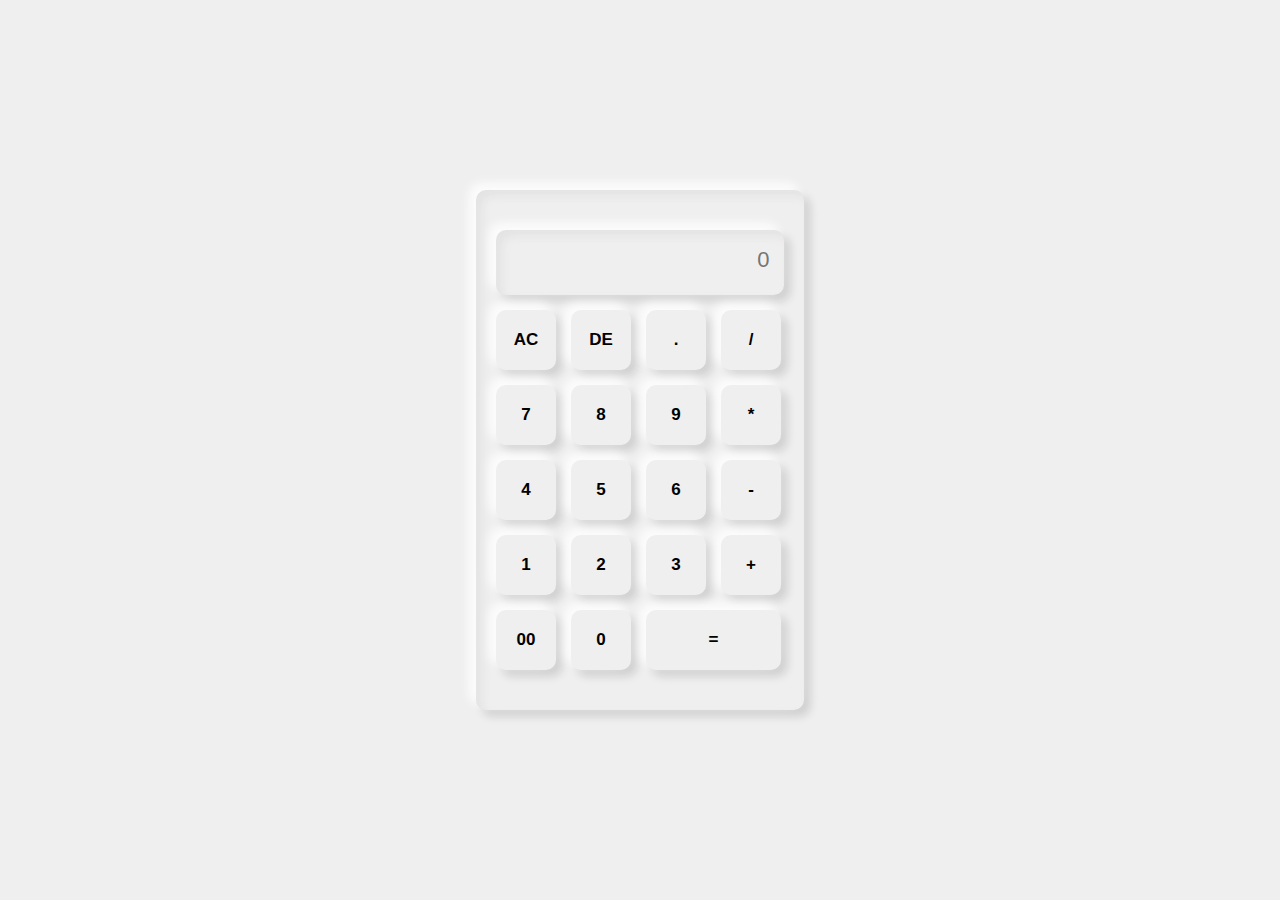
<file: Calculator/index.html>
<!DOCTYPE html>
<html lang="en">
<head>
    <meta charset="UTF-8">
    <meta name="viewport" content="width=device-width, initial-scale=1.0">
    <title>CALCULATOR</title>
    <style>
        *{
            padding: 0;
            margin: 0;
        }
        body{
            background-color: #efefef;
            height: 100vh;
            display: flex;
            justify-content: center;
            align-items: center;
        }
        .container{
            color: #444;
            background: transparent;
            
            padding: 40px 20px;
            border-radius: 10px;
            
            box-shadow: -6px -6px 14px rgba(255, 255, 255, 0.7),
                        -6px -6px 10px rgba(255, 255, 255, 0.559),
                         6px  6px  8px rgba(255, 255, 255, 0.07),
                         6px  6px  10px rgba(0, 0, 0, 0.15),
                         6px  6px  10px rgba(159, 159, 159, 0.15) inset
                        ;
        }
        .numberpad{
            /* border-top: 1px solid rgba(100, 100, 100, 0.315); */
            display: grid;
            grid-template-columns: repeat(4,60px);
            grid-template-rows: repeat(5,60px);
            gap: 15px;
            padding-top: 15px;
            
        }
        .numberpad button{
            font-size: 17px;
            font-weight: 700;
            border-radius: 10px;
            border: none;
            box-shadow: -6px -6px 14px rgba(255, 255, 255, 0.7),
                        -6px -6px 10px rgba(255, 255, 255, 0.559),
                         6px  6px  8px rgba(255, 255, 255, 0.07),
                         6px  6px  10px rgba(0, 0, 0, 0.15);
            
        }

        .numberpad button:active{
            box-shadow: -6px -6px 14px rgba(255, 255, 255, 0.7) inset,
                        -6px -6px 10px rgba(255, 255, 255, 0.559),
                         6px  6px  8px rgba(255, 255, 255, 0.07) inset,
                         6px  6px  10px rgba(0, 0, 0, 0.15),
                         6px  6px  15px rgba(159, 159, 159, 0.15) inset
                        ;
        }

        .input{
            /* text-align: end; */
            /* padding: 2px; */
            border-radius: 10px;
            box-shadow: -6px -6px 14px rgba(255, 255, 255, 0.7),
                        -6px -6px 10px rgba(255, 255, 255, 0.559),
                         6px  6px  8px rgba(255, 255, 255, 0.07),
                         6px  6px  10px rgba(0, 0, 0, 0.15),
                         6px  6px  10px rgba(159, 159, 159, 0.15) inset
                        ;
            width: 100%;
            padding-bottom: 5px;
        }
        .input input{
            /* margin: 3px; */
            width: 95%;
            height: 60px;
            border: none;
            outline: none;
            font-size: 22px;
            text-align: end;
            background: transparent;

        }
       
        #numequal{
        width: 135px;
        }

    </style>
</head>
<body>
    <div class="container">
        <div class="input">
            <input type="text" id="display" name="result" value="" placeholder="0">
        </div>
        <div class="numberpad">
            <button id="clear" value="AC" onclick="display.value=''">AC</button>
            <button id="delete" value="DE">DE</button>
            <button id="num-1" value="." onclick="display.value +='.' ">.</button>
            <button id="num-1" value="/" onclick="display.value +='/'">/</button>
            <button id="num-1" value="7" onclick="display.value +='7'">7</button>
            <button id="num-1" value="8" onclick="display.value +='8'">8</button>
            <button id="num-1" value="9" onclick="display.value +='9'">9</button>
            <button id="num-1" value="*" onclick="display.value +='*'">*</button>

            <button id="num-1" value="4" onclick="display.value +='4'">4</button>
            <button id="num-1" value="5" onclick="display.value +='5'">5</button>
            <button id="num-1" value="6" onclick="display.value +='6'">6</button>
            <button id="num-1" value="-" onclick="display.value +='-'">-</button>
            <button id="num-1" value="1" onclick="display.value +='1' ">1</button>
            <button id="num-1" value="2" onclick="display.value +='2'">2</button>
            <button id="num-1" value="3" onclick="display.value +='3'">3</button>
            <button id="num-1" value="+" onclick="display.value +='+'">+</button>
            <button id="num-1" value="00" onclick="display.value +='00'">00</button>
            <button id="num-1" value="0" onclick="display.value +='0'">0</button>
            <button id="numequal" value="=" >=</button>
        </div>


    </div>
    

    <script src="script.js"></script>
</body>
</html>
</file>
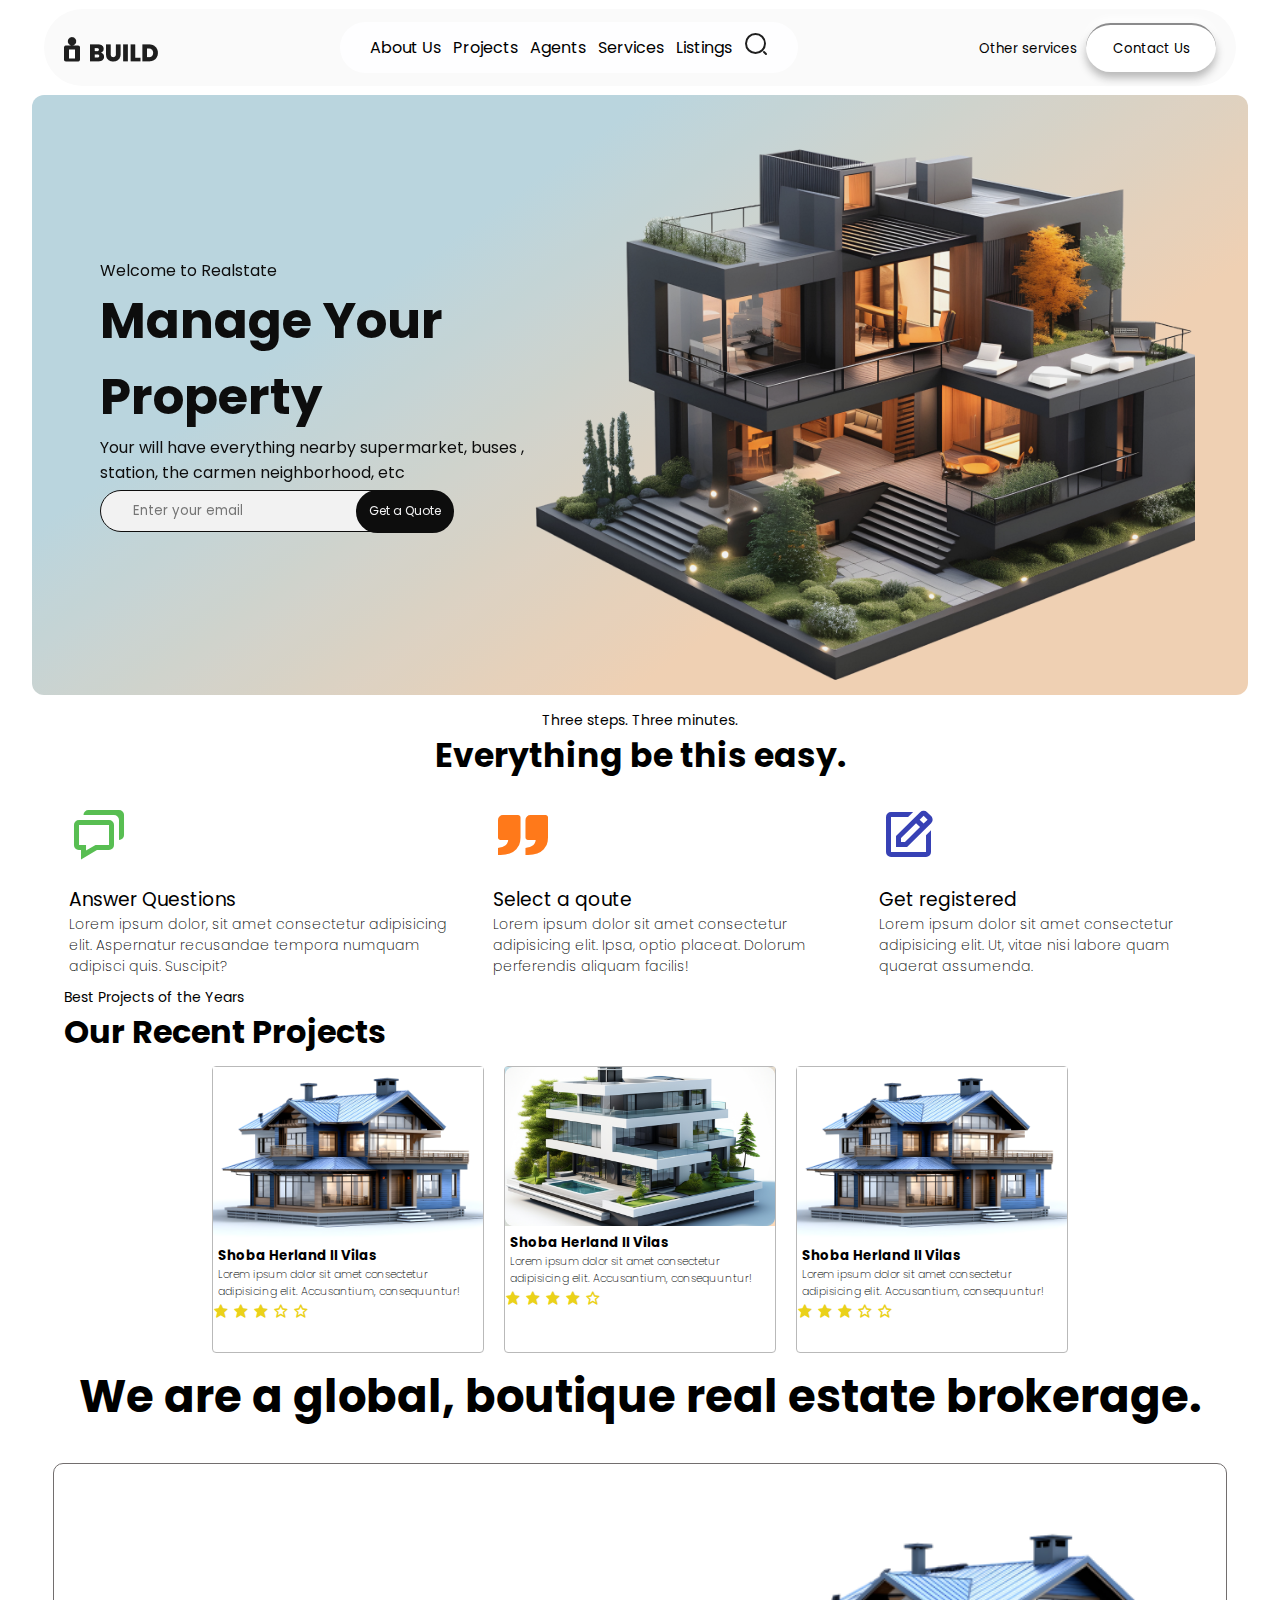
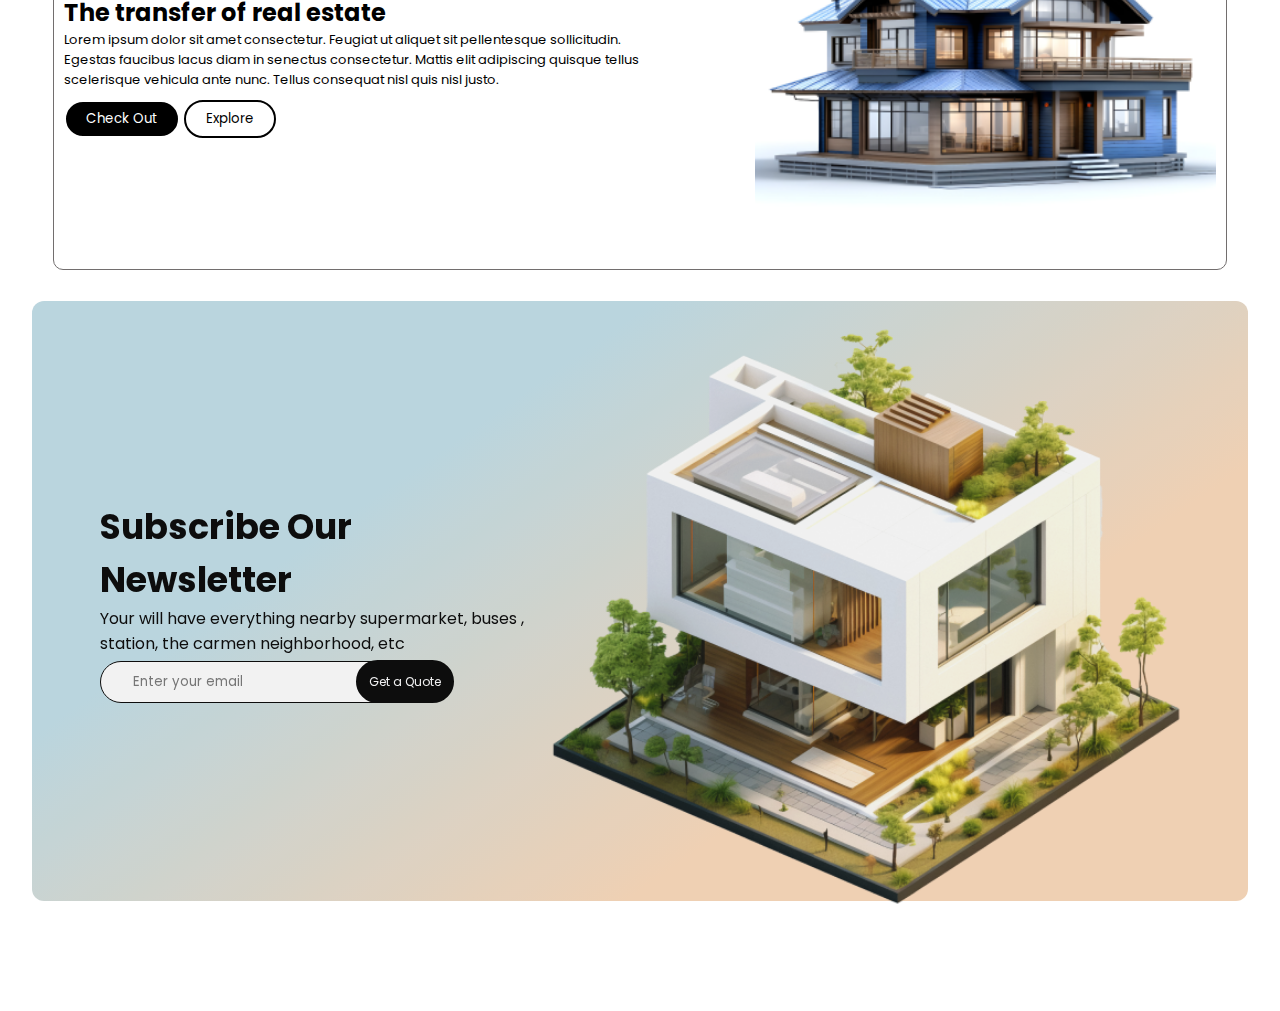
<file: REAL ESTATE/index.html>
<!DOCTYPE html>
<html lang="en">
<head>
    <meta charset="UTF-8">
    <meta name="viewport" content="width=device-width, initial-scale=1.0">
    <title>REAL ESTATE</title>
    <link rel="stylesheet" href="style.css">
    <link href='https://unpkg.com/boxicons@2.1.4/css/boxicons.min.css' rel='stylesheet'>
</head>
<body>
    <header>
        <div class="header-container">
            <img src="Logo.png" alt="">
            <div class="navbar">
                <ul>
                    <li>About Us</li>
                    <li>Projects</li>
                    <li>Agents</li>
                    <li>Services</li>
                    <li>Listings</li>
                    <li><img src="search-normal.svg" alt=""></li>
                </ul>
            </div>
            <div class="buttons">
                <button class="btns btn1" ><a href="">Other services</a></button>
                <button class="btns btn2" ><a href="">Contact Us</a></button>
            </div>
        </div>
    </header>
    <main>
        <div class="main-container">
            <div class="main-left">
                <p>Welcome to Realstate</p>
                <h1>Manage Your Property</h1>
                <p>Your will have everything nearby supermarket, buses , station, the carmen neighborhood, etc</p>
                <div class="input-register">
                    <input type="text" placeholder="Enter your email">
                    <button>Get a Quote</button>
                </div>
            </div>

            <div class="main-right">
                <div class="main-image">
                    <img src="Group 2.png" alt="">
                </div>
            </div>    
        </div>
    </main>
    <section>
        <p>Three steps. Three minutes.</p>
        <h1>Everything be this easy.</h1>
    </section>
    <div class="help-section-main">
        <div class="help-section">
            <div class=" help-info-card help-section-first">
                <div class="help-icon"><i class='bx bx-chat' style='color:#58be52'  ></i></div>
                <h3>Answer Questions</h3>
                <p>Lorem ipsum dolor, sit amet consectetur adipisicing elit. Aspernatur recusandae tempora numquam adipisci quis. Suscipit?</p>
            </div>
            <div class=" help-info-card help-section-second">
                <div class="help-icon"><i class='bx bxs-quote-right' style='color:#ff791a'  ></i></div>
                <h3>Select a qoute</h3>
                <p>Lorem ipsum dolor sit amet consectetur adipisicing elit. Ipsa, optio placeat. Dolorum perferendis aliquam facilis!</p>
            </div>
            <div class=" help-info-card help-section-third">
                <div class="help-icon"><i class='bx bx-edit' style='color:#3741b5'  ></i></div>
                <h3>Get registered</h3>
                <p>Lorem ipsum dolor sit amet consectetur adipisicing elit. Ut, vitae nisi labore quam quaerat assumenda.</p>
            </div>
        </div>
    </div>
    <div class="project-head">
        <p>Best Projects of the Years</p>
        <h1>Our Recent Projects</h1>
    </div>
    <div class="project-section">
        <div class="project-card card1">
            <img src="hosue1.png" alt="">
            <h5>Shoba Herland II Vilas</h5>
            <p>Lorem ipsum dolor sit amet consectetur adipisicing elit. Accusantium, consequuntur!</p>
            <i class='bx bxs-star' style='color:#ead11a'  ></i>
            <i class='bx bxs-star' style='color:#ead11a'  ></i>
            <i class='bx bxs-star' style='color:#ead11a'  ></i>
            <i class='bx bx-star' style='color:#ead11a' ></i>
            <i class='bx bx-star' style='color:#ead11a' ></i>
        </div>
        <div class="project-card card2">
            <img src="house2.png" alt="">
            <h5>Shoba Herland II Vilas</h5>
            <p>Lorem ipsum dolor sit amet consectetur adipisicing elit. Accusantium, consequuntur!</p>
            <i class='bx bxs-star' style='color:#ead11a'  ></i>
            <i class='bx bxs-star' style='color:#ead11a'  ></i>
            <i class='bx bxs-star' style='color:#ead11a'  ></i>
            <i class='bx bxs-star' style='color:#ead11a'  ></i>
            <i class='bx bx-star' style='color:#ead11a' ></i>
        </div>
        <div class="project-card card3">
            <img src="hosue1.png" alt="">
            <h5>Shoba Herland II Vilas</h5>
            <p>Lorem ipsum dolor sit amet consectetur adipisicing elit. Accusantium, consequuntur!</p>
            <i class='bx bxs-star' style='color:#ead11a'  ></i>
            <i class='bx bxs-star' style='color:#ead11a'  ></i>
            <i class='bx bxs-star' style='color:#ead11a'  ></i>
            <i class='bx bx-star' style='color:#ead11a' ></i>
            <i class='bx bx-star' style='color:#ead11a' ></i>
        </div>
    </div>
    <div class="advertisement-head">
        <h1>We are a global, boutique real estate brokerage.</h1>
    </div>
    <div class="advertisement">
        <div class="add-container">
            <div class="add-left">
                <h2>The transfer of real estate</h2>
                <p>Lorem ipsum dolor sit amet consectetur. Feugiat ut aliquet sit pellentesque sollicitudin. Egestas faucibus lacus diam in senectus consectetur. Mattis elit adipiscing quisque tellus scelerisque vehicula ante nunc. Tellus consequat nisl quis nisl justo.</p>
                <button class="add-btn add-btn1" >Check Out</button>
                <button class="add-btn add-btn2" >Explore</button>
            </div>
            <div class="add-right">
                <div class="right-img">
                <img src="hosue1.png" alt="">
            </div>
            </div>
        </div>
    </div>
    <div class="footer">
    <div class="main-container">
        <div class="main-left">
            
            <h1 style="font-size: 35px;">Subscribe Our Newsletter</h1>
            <p>Your will have everything nearby supermarket, buses , station, the carmen neighborhood, etc</p>
            <div class="input-register">
                <input type="text" placeholder="Enter your email">
                <button>Get a Quote</button>
            </div>
        </div>

        <div class="main-right">
            <div class="main-image">
                <img src="house3.png" alt="">
            </div>
        </div> 
    </div>
</div>
    <footer></footer>
</body>
</html>
</file>
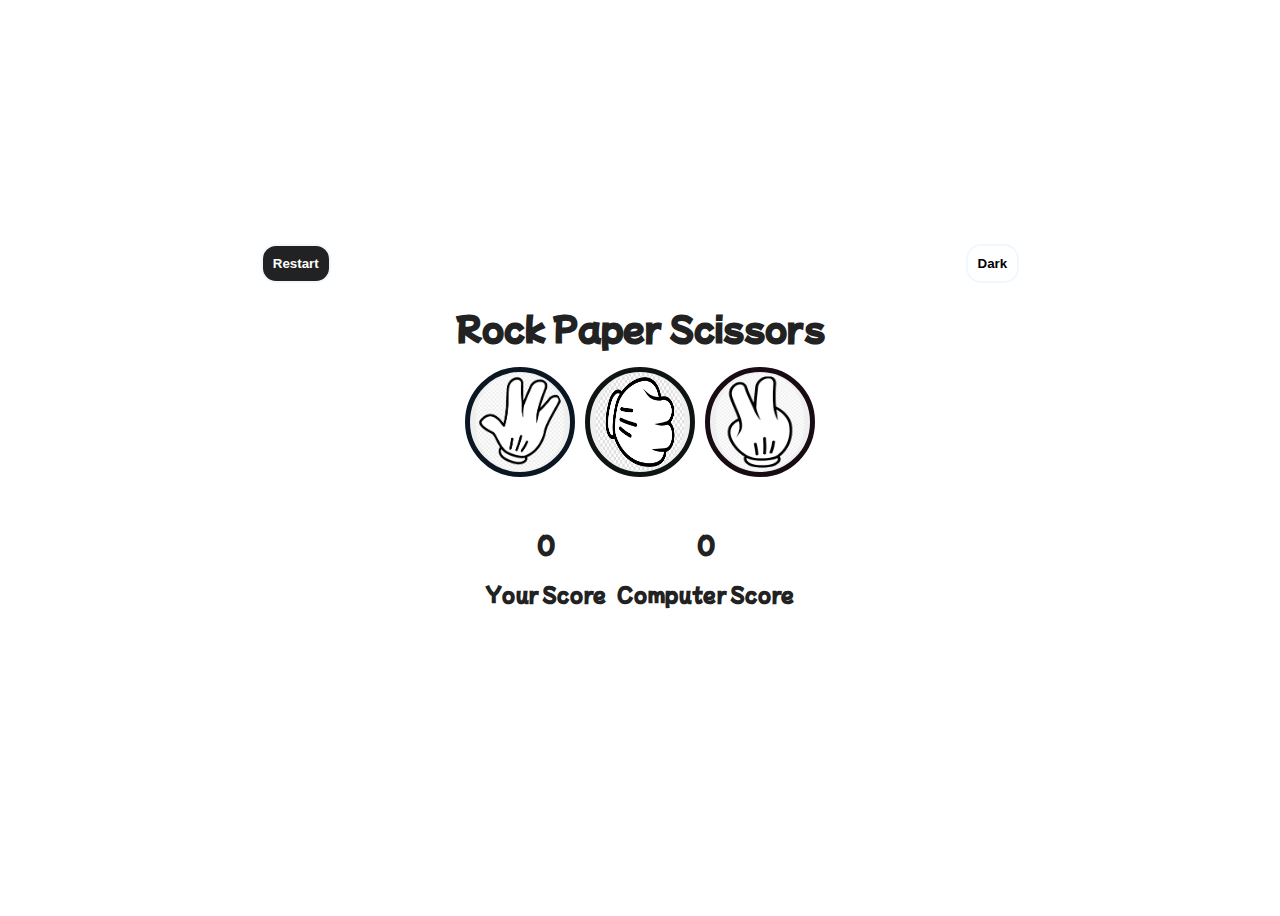
<file: Rock Papers Scissors/index.html>
<!DOCTYPE html>
<html lang="en">
<head>
    <meta charset="UTF-8">
    <meta name="viewport" content="width=device-width, initial-scale=1.0">
    <title>Rock Paper Scissors</title>
    <style>
        @import url('https://fonts.googleapis.com/css2?family=Mochiy+Pop+One&display=swap');

        body{
            /* background-color: #101415; */
            color: #222;
            font-family: 'Mochiy Pop One', sans-serif;

        }
        .game{
            height: 100vh;
            display: flex;
            justify-content: center;
            align-items: center;
            flex-direction: column;
        }
        .game-icons{
            display: flex;
            gap: 20px;
        }
        .game-icons button{
            width: 100px;
            height: 100px;
            border-radius: 100px;
            border: none;
            /* background-color: rgb(68, 65, 65); */
            
        }
        
        .game-icons button img{
            width: 100%;
            height: 100%;
            border-radius: 50px;

        }
        .score{
            margin: 30px 0;
        }
        .score {
           display: flex;
           gap: 10px;
           text-align: center;
        }
        .result{
            font-size: 30px;
            font-weight: 700;
            /* background-color: #000000; */
            color: rgb(35, 35, 35);
            border-radius: 20px;
            padding: 8px 10px;

        }
        nav{
            width: 60%;
            display: flex;
            justify-content: space-between;
        }
        nav button{
            background: transparent;
            border: 2px solid aliceblue;
            border-radius: 15px;
            font-weight: 700;
            padding: 10px;
        }
        
    </style>
</head>
<body>
    <div class="game">
        <nav>
            <button id="restart" style="background-color: #222; color: white;">Restart</button>
            <button id="theme">Dark</button>
        </nav>
        <header><h1>Rock Paper Scissors</h1></header>
        <div class="game-icons">
            <div class="btn"><button style="outline: 5px solid #0b1623;" id="paper"><img src="paper.png" alt=""></button></div>
            <div class="btn"><button style="outline: 5px solid #0e1514;" id="rock"><img src="stone.png" alt=""></button></div>
            <div class="btn"><button style="outline: 5px solid #190b14;" id="scissor"><img src="scissor.png" alt=""></button></div>
        </div>
        <div class="score">
         <div >
            <h2 id="my-score"></h2>
            <h3>Your Score</h3>
         </div>
         <div >
            <h2 id="comp-score"></h2>
            <h3>Computer Score</h3>
         </div>
        </div>
        <div class="result"></div>
    </div>
    <script src="script.js"></script>
</body>
</html>
</file>
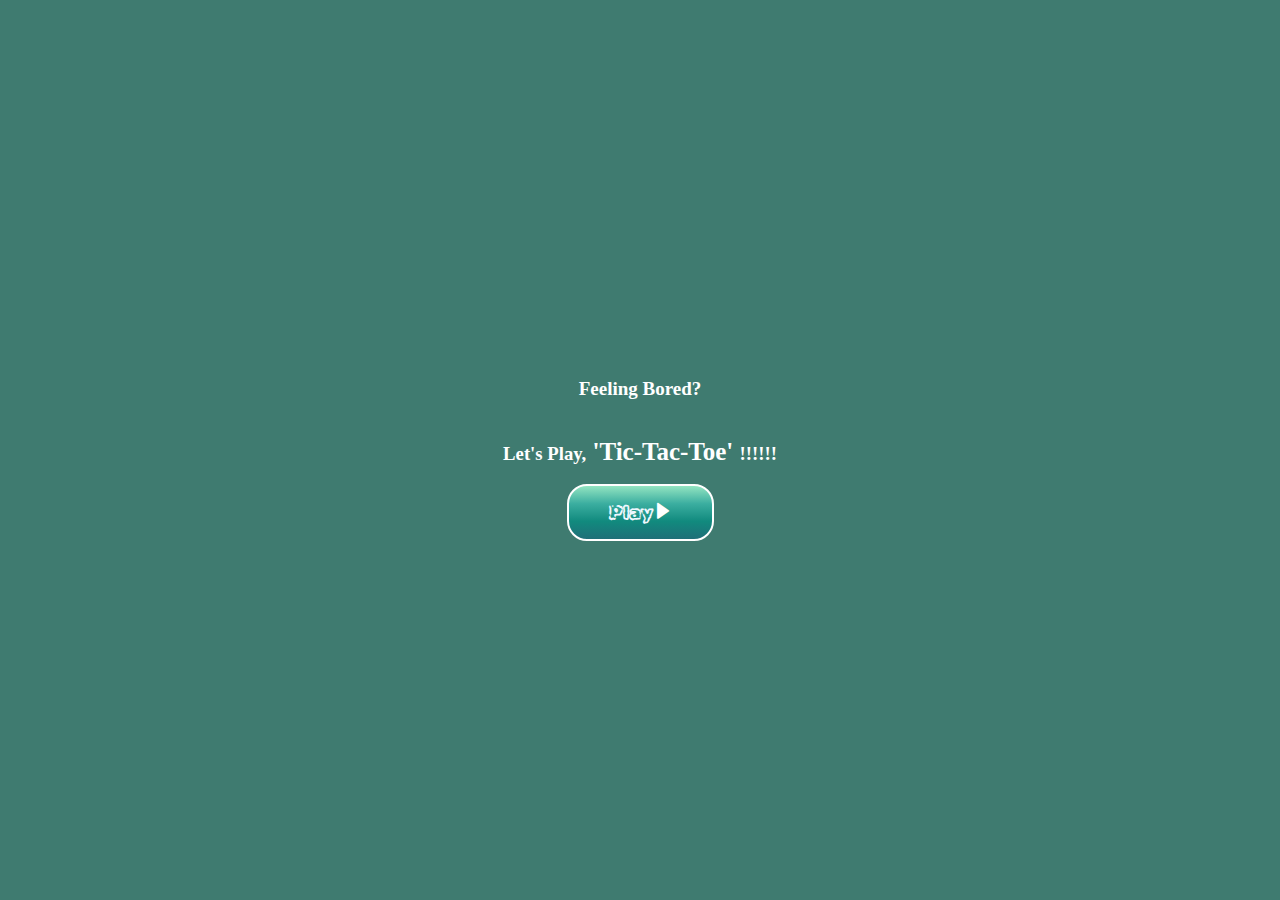
<file: TICTACTOE/index.html>
<!DOCTYPE html>
<html lang="en">
<head>
    <meta charset="UTF-8">
    <meta name="viewport" content="width=device-width, initial-scale=1.0">
    <title>Document</title>
    <link href='https://unpkg.com/boxicons@2.1.4/css/boxicons.min.css' rel='stylesheet'>
    <link rel="preconnect" href="https://fonts.googleapis.com">
<link rel="preconnect" href="https://fonts.gstatic.com" crossorigin>
<link href="https://fonts.googleapis.com/css2?family=Rubik+Burned&display=swap" rel="stylesheet">
    <style>
        @import url('https://fonts.googleapis.com/css2?family=Mochiy+Pop+One&display=swap');
        body{
            margin: 0;
            padding: 0;
            /* background-color: linear-gradient(#93e4c1,#3baea0,#118a7e,#1f6f78); */
            background-color: #3f7b70;
        }
        .game{
            height: 100vh;
            display: flex;
            flex-direction: column;
            justify-content: center;
            align-items: center;
        }
        .container{
            /* height: 50%; */
            margin: 20px 0;
            display: grid;  
            grid-template-columns: 100px 100px 100px;          
            grid-template-rows: 100px 100px 100px;          
            gap: 10px;
            
        }
        header h1{
            color: #113c4a;
            color: white;
            -webkit-text-stroke: 2px  ;
            -webkit-text-stroke-color: #113c4a;
            font-family: 'Mochiy Pop One', sans-serif;
        }
        .box{
            padding: 10px;
            background-color: #ffffff;
            border-radius: 10px;
            height: 100px;
            width: 100px;
            border: none;
            /* border: 2px solid rgba(0, 62, 52, 0.844); */
            /* color: #dddddd; */
            display: flex;
            justify-content: center;
            align-items: center;
            font-size: 70px;
            color: #113c4a ;
        }
       
        #game-result{ 
            padding: 10px 25px;
            background-color: white;
            text-align: center;
            font-size: 18px;
            font-weight: 800;
            color: #113c4a;
        }
        .btns{
            display: flex;
            justify-content: center;
            align-items: center;
            flex-direction: column;
        }
        #newgame-btn,#back,#reset-btn{
            margin: 5px;
            padding: 10px 25px;
            border-radius: 10px;
            background: transparent;
            color: white;
            font-weight: 900;
            font-size: large;
            font-family: 'Rubik Burned', system-ui;
        }
        .game-hide{
            display: none;
            
        }
        .start{
            display: flex;
            flex-direction: column;
            /* margin: 5px 0; */
            height: 100vh;
            justify-content: center;
            align-items: center;
            color: rgb(255, 255, 255);

        }
        .start #startgame{
            font-size: larger;
            padding: 15px 40px;
            border-radius: 20px;
            color: aliceblue;
            border: 2px solid white;
            background: linear-gradient(#93e4c1,#3baea0,#118a7e,#1f6f78);
        }
    </style>
</head>
<body>
<div class="start">
    <h3 style="font-size: 19px; ">Feeling Bored?</h3>
    <h3>Let's Play,<b style="font-size: 25px;"> 'Tic-Tac-Toe' </b>!!!!!!</h3>
    <div>
    <button id="startgame" style="font-family: 'Rubik Burned', system-ui; font-weight: 900;">Play<i class='bx bxs-right-arrow' style='color:#ffffff' ></i></button>
    </div>
</div>
<div class="game game-hide" >
    <div id="game-result"></div>
    <header> <h1>|| Tic Tac Toe ||</h1></header>
    <div class="container">
        <button class="box box1"></button>
        <button class="box box2"></button>
        <button class="box box3"></button>
        <button class="box box4"></button>
        <button class="box box5"></button>
        <button class="box box6"></button>
        <button class="box box7"></button>
        <button class="box box8"></button>
        <button class="box box9"></button>
    </div>
    <div class="btns">
        <button id="reset-btn">Reset</button>
        <button id="newgame-btn">New Game</button>
        <button id="back"><i class='bx bxs-left-arrow' style='color:#ffffff; font-size: 18px;'  ></i>Back</button>

    </div>
</div>
<script src="script.js"></script>
</body>
</html>
</file>
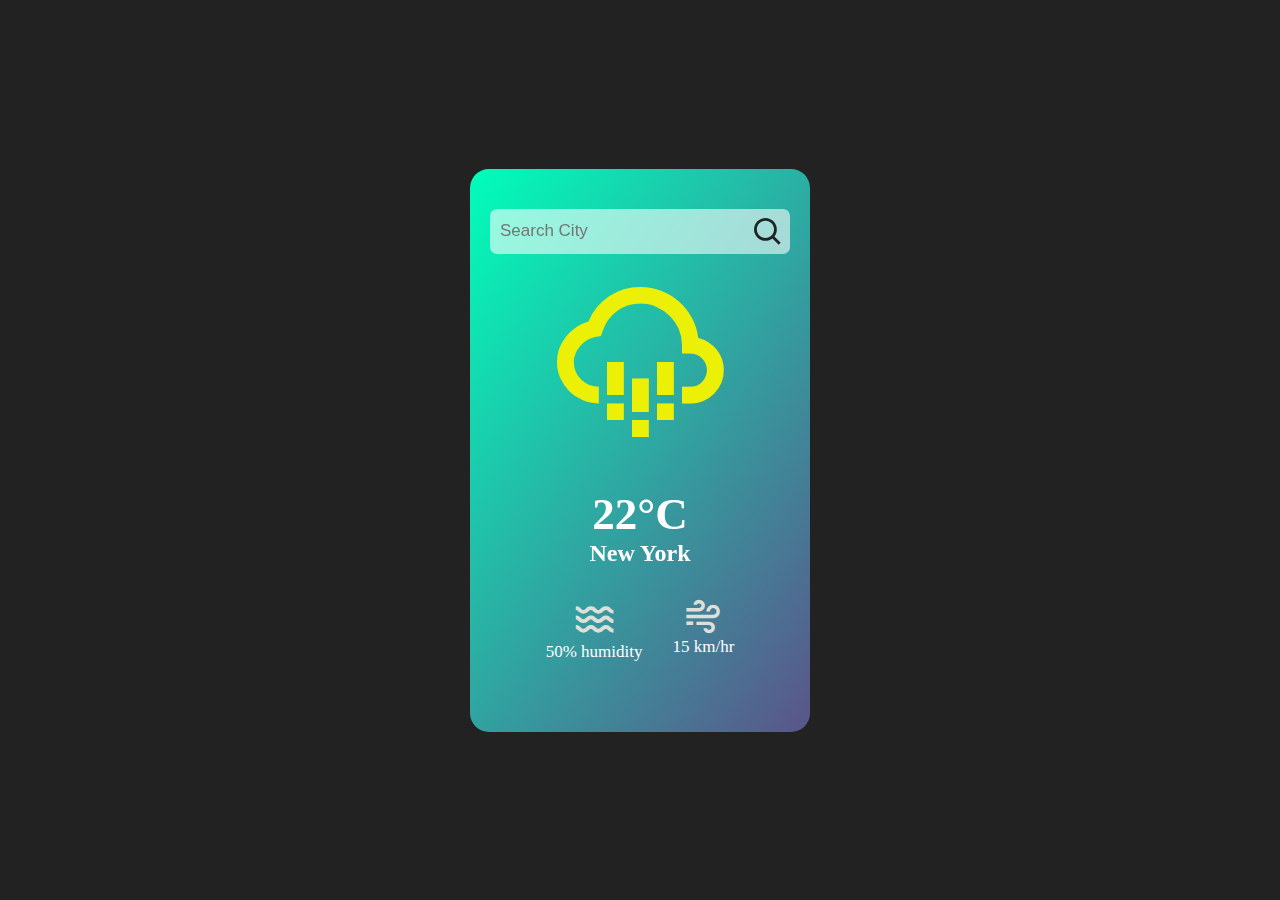
<file: Weather Forecast/index.html>
<!DOCTYPE html>
<html lang="en">

<head>
    <meta charset="UTF-8">
    <meta name="viewport" content="width=device-width, initial-scale=1.0">
    <title>Weather App</title>
    <link rel="stylesheet" href="weather.css">
    <link href='https://unpkg.com/boxicons@2.1.4/css/boxicons.min.css' rel='stylesheet'>
    <style>
        
    </style>

</head>

<body>
    <div class="container">
        <div class="search">
            <input type="text" id="search-city" placeholder="Search City" spellcheck="false">
            <button id="search-btn"><i class='bx bx-search'></i></button>
        </div>
        <div class="weather">
            <div class="back-image weather-icon"><i class='bx bx-cloud-light-rain icons' style='color:#ebf006'></i></div>
            <h1 class="temperature">22°C</h1>
            <h2 class="city">New York</h2>
        </div>
        <div class="details">
            <div class="col">
                <i class='bx bx-water' style='color:#dedfda; font-size: 45px;'></i>
                <p class="humidity">50% humidity</p>
            </div>
            <div class="col">
                <i class='bx bx-wind' style='color:#dedfda;font-size: 40px;'></i>
                <div class="wind-speed">15 km/hr</div>
            </div>
        </div>
    </div>
   

    <script src="weatherapi.js"></script>
</body>
</html>
</file>
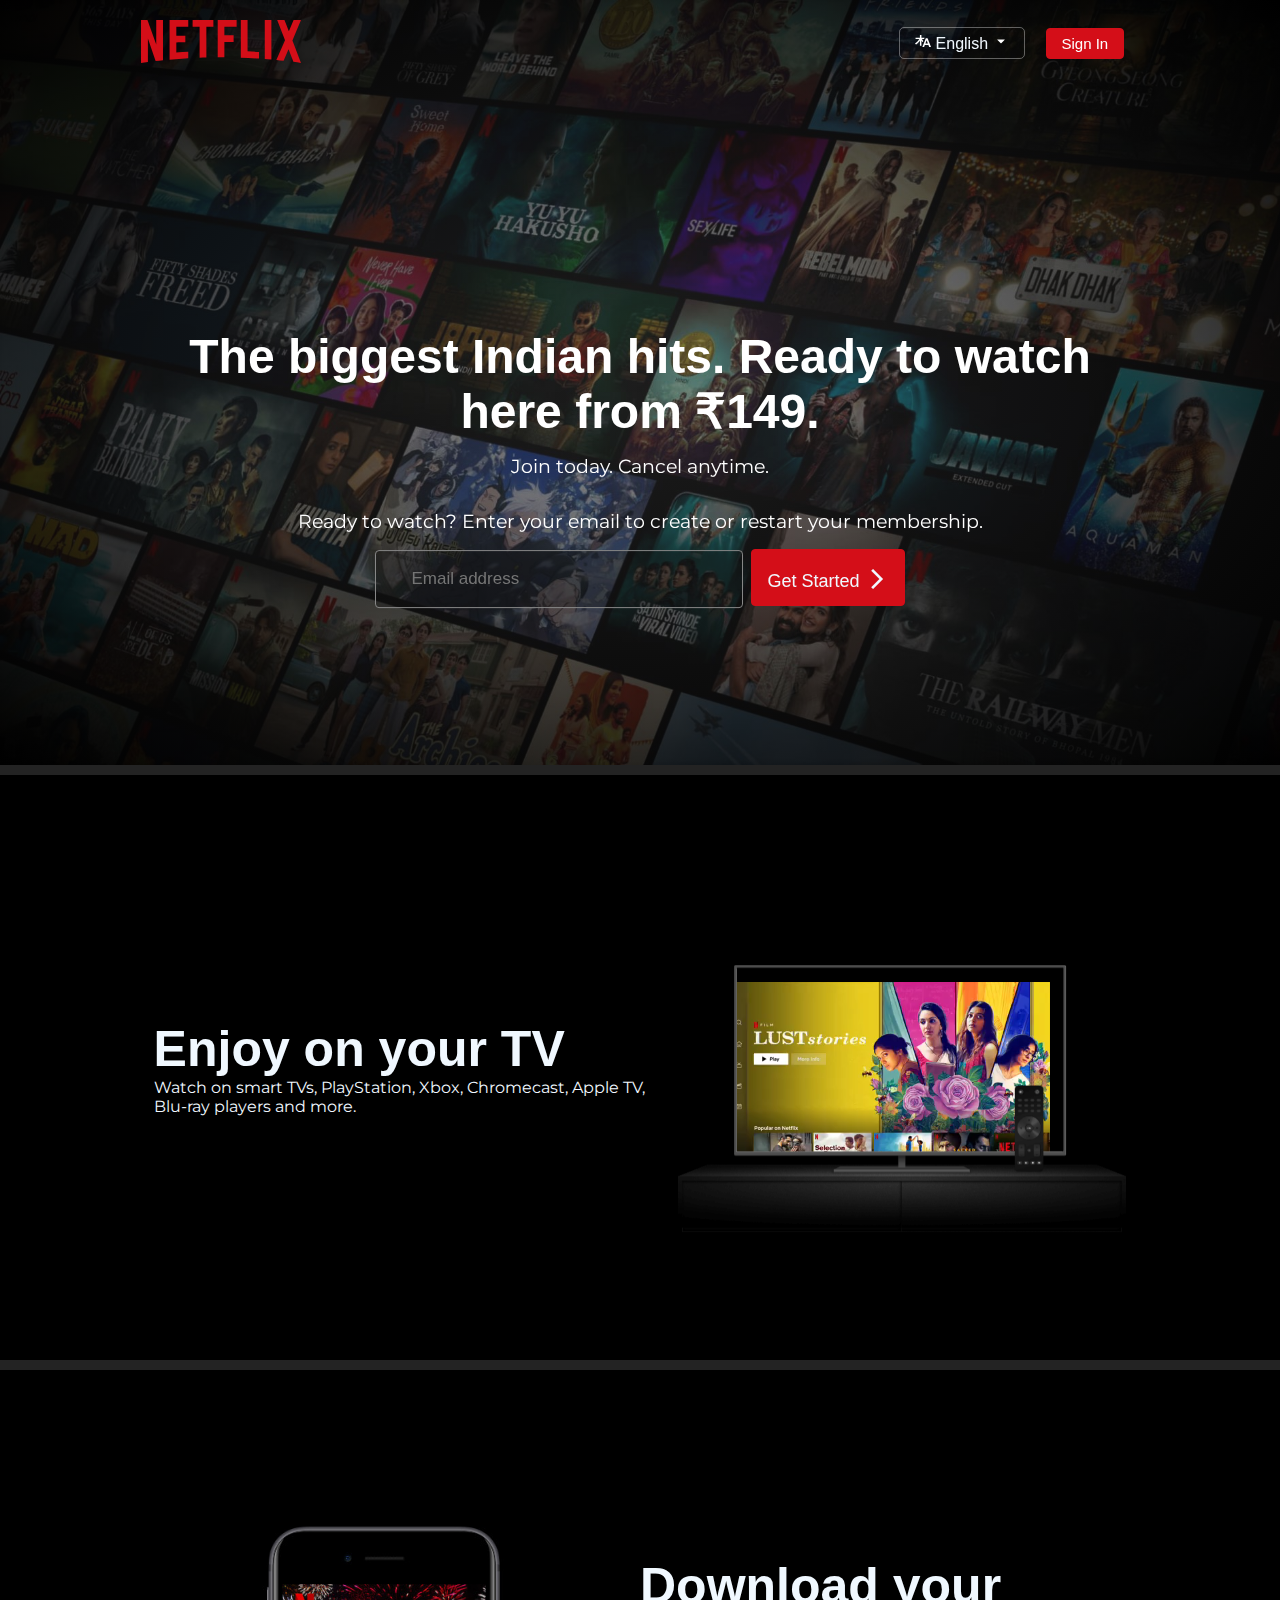
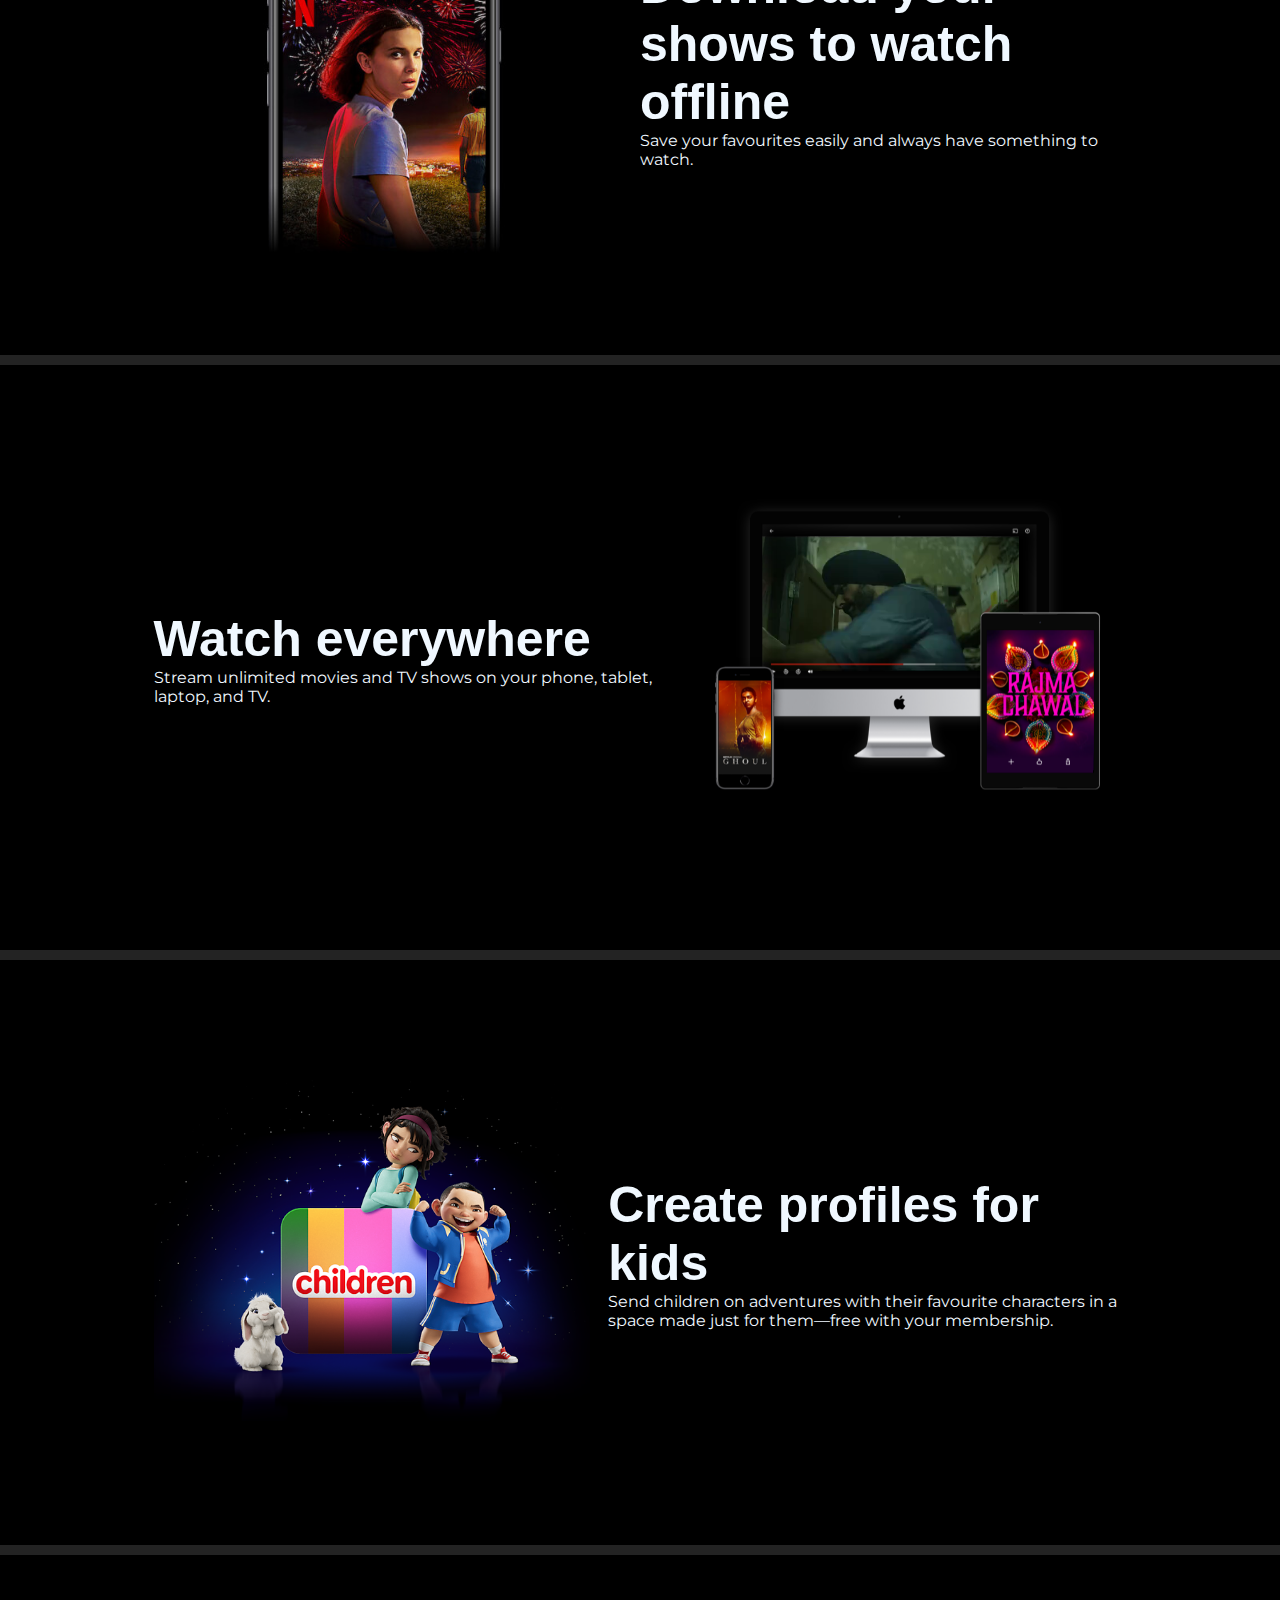
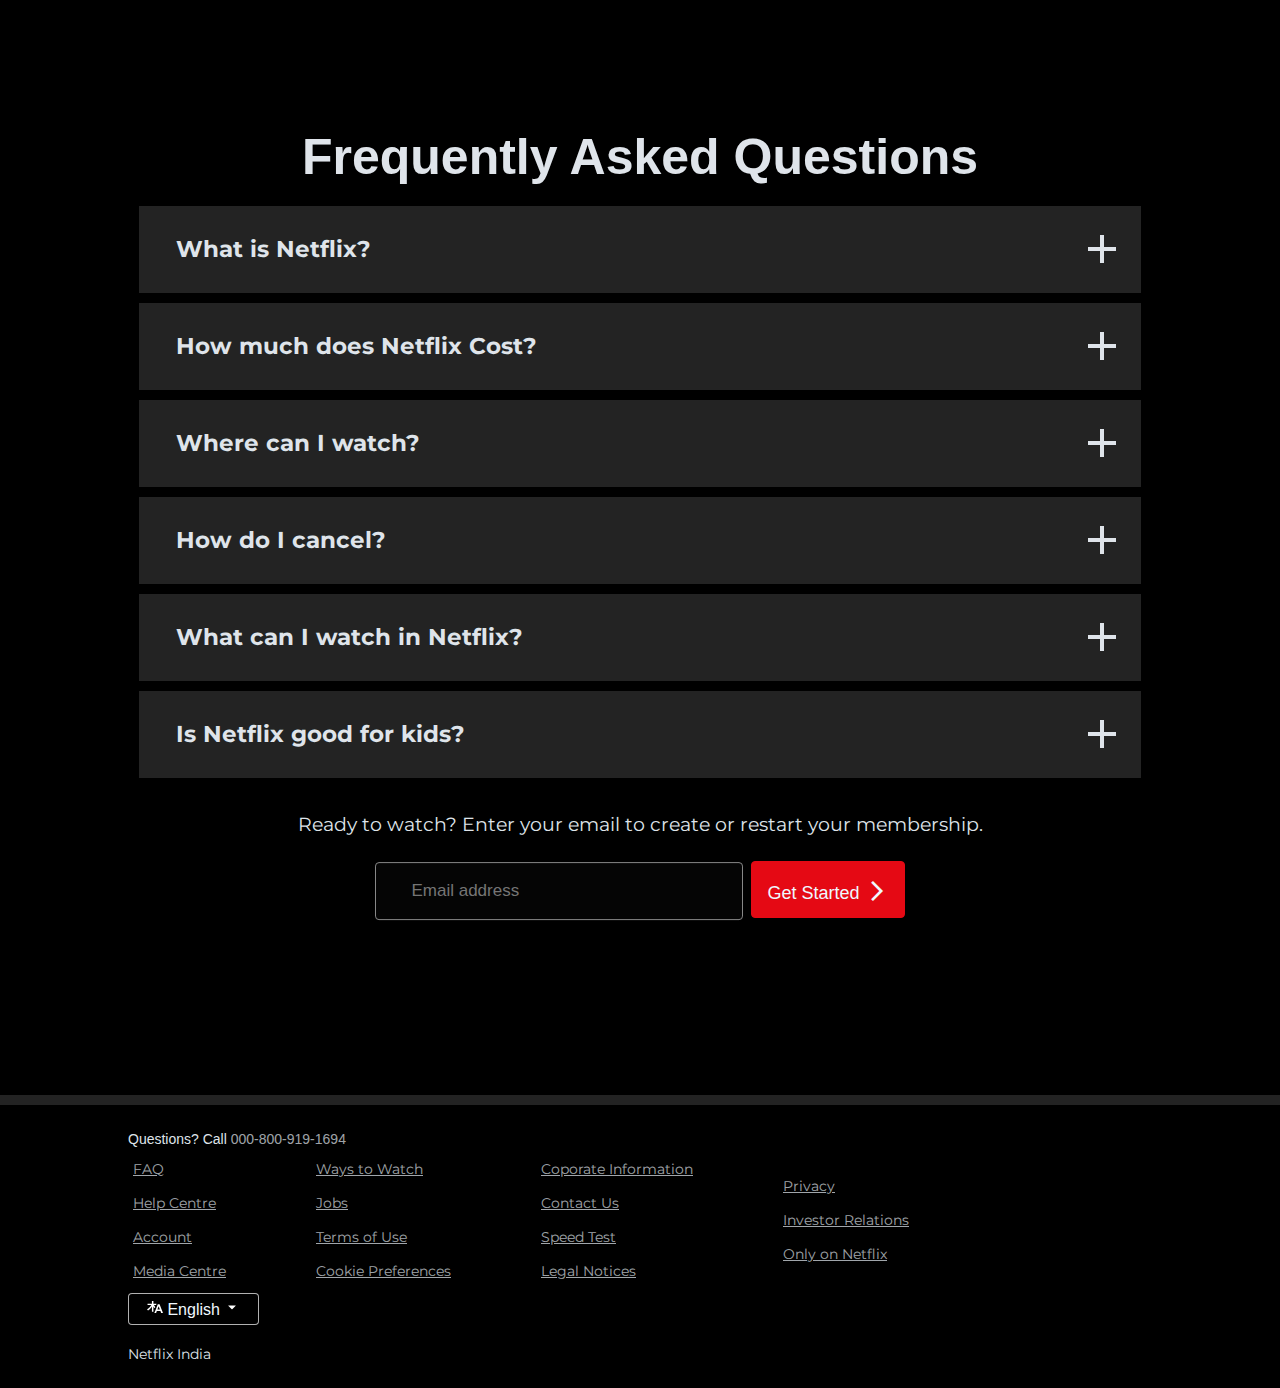
<file: NETFLIX/Netflix.html>
<!DOCTYPE html>
<html lang="en">
<head>
    <meta charset="UTF-8">
    <meta name="viewport" content="width=device-width, initial-scale=1.0">
    <title>www.Netflix.com</title>
    <link rel="stylesheet" href="netflix.css">
    <link rel="stylesheet" href="https://fonts.googleapis.com/css2?family=Material+Symbols+Outlined:opsz,wght,FILL,GRAD@24,400,0,0" />
    <link rel="stylesheet" href="https://fonts.googleapis.com/css2?family=Material+Symbols+Outlined:opsz,wght,FILL,GRAD@24,400,0,0" />
</head>
<body>
    <div class="body">
    <div class="first-section">
        <!-- <img src="netflixbackground.jpg" alt=""> -->
        <div class="header">
            <div class="head-logo">
                <img src="netflixlogo.svg" alt="">
            </div>
            <div class="button-section">
                <button id="btn langselect"><img src="trans.svg" alt="">&nbsp;English <img id="transarrow" src="droparrow.svg" alt=""></button>
                <button id="langselect1"><img src="trans.svg" alt=""><img id="transarrow" src="droparrow.svg" alt=""></button>
                <input type="button" value="Sign In">
            </div>
        </div>
        <div class="main-content">
        <div class="content">
                <h1>The biggest Indian hits. Ready to watch here from ₹149.</h1>
                <h3>Join today. Cancel anytime.</h3>
                <h3>Ready to watch? Enter your email to create or restart your membership.</h3>
            <div class="registeration">
                <input type="text" placeholder="Email address">
                <button>Get Started  <span class="side-arrow material-symbols-outlined">
                    arrow_forward_ios
                </span></button>
            </div>
        </div>
    </div>
    </div>
    <!-- =============================================== -->
    <div class="second-section">
        <div class="second-left">
            <h1>Enjoy on your TV</h1>
            <p>Watch on smart TVs, PlayStation, Xbox, Chromecast, Apple TV, Blu-ray players and more.</p>
        </div>
        <div class="second-right">
            <img src="tv.png" alt="">
            <video src="video-in-tv.m4v" autoplay muted loop ></video>
        </div>
    </div>
    <!-- =============================================== -->
    <div class="third-section">
        <div class="third-left">
            <div class="leftcontain">
                <div class="leftimg">
                <img src="mobilepic.jpg" alt="">
            </div>
            </div>
        </div>
        <div class="third-right">
            <h1>Download your shows to watch offline</h1>
            <p>Save your favourites easily and always have something to watch.</p>
        </div>

    </div>
    <!-- ===================================================== -->
    <div class="fourth-section">
        <div class="fourth-left">
            <h1>Watch everywhere</h1>
            <p>Stream unlimited movies and TV shows on your phone, tablet, laptop, and TV.</p>
        </div>
        <div class="fourth-right">
            <img src="computer-mobile.png" alt="">
            <video src="vid-in-computer.m4v" autoplay muted loop ></video>
        </div>
    </div>
    <!-- ======================================================== -->

    <div class="fifth-section">
        <div class="fifth-left">
                <div class="leftcontain">
                    <div class="leftimg">
                    <img src="childrenpic.png" alt="">
                </div>
                </div>
        </div>
        <div class="fifth-right">
                <h1>Create profiles for kids</h1>
                <p>Send children on adventures with their favourite characters in a space made just for them—free with your membership.</p>
        </div>
    </div>
    <!-- ======================================================== -->

    <div class="sixth-section">
        <h1>Frequently Asked Questions</h1>        
        <div class="questions">
            <div class="que"><p>What is Netflix?</p><span class="material-symbols-outlined addsymbol ">add</span> </div>
            <div class="que"><p>How much does Netflix Cost?</p><span class="material-symbols-outlined addsymbol">add</span></div>
            <div class="que"><p>Where can I watch?</p><span class="material-symbols-outlined addsymbol">add</span></div>
            <div class="que"><p>How do I cancel?</p><span class="material-symbols-outlined addsymbol">add</span></div>
            <div class="que"><p>What can I watch in Netflix?</p><span class="material-symbols-outlined addsymbol">add</span></div>
            <div class="que"><p>Is Netflix good for kids?</p><span class="material-symbols-outlined addsymbol">add</span></div>
            
        </div>
        <p>Ready to watch? Enter your email to create or restart your membership.</p>
        <div class="registeration">
        <input type="text" placeholder="Email address">
        <button>Get Started  <span class="side-arrow material-symbols-outlined">
                arrow_forward_ios
                </span></button>
        </div>

    </div>
    <!-- ===========================         FOOTER    ============================== -->
    <footer>
        <div class="footer-box">
        <div class="information-page">
            <p>Questions? Call <a href="#">000-800-919-1694</a> </p>
            <div class="important-links">
                <ul>
                    <li><a href="">FAQ</a></li>
                    <li><a href="">Help Centre</a></li>
                    <li><a href="">Account</a></li>
                    <li><a href="">Media Centre</a></li>   
                    
                </ul>    
                <ul>
                    <li><a href="">Ways to Watch</a></li>
                    <li><a href="">Jobs</a></li>
                    <li><a href="">Terms of Use</a></li>
                 
                    <li><a href="">Cookie Preferences</a></li>
                </ul> 
                <ul>
                    <li><a href="">Coporate Information</a></li>
                    <li><a href="">Contact Us</a></li>
                    <li><a href="">Speed Test</a></li>
                    <li><a href="">Legal Notices</a></li>
                    
                </ul>
                <ul>
                    <li><a href="">Privacy</a></li>                  
                    <li><a href="">Investor Relations</a></li>
                    <li><a href="">Only on Netflix</a></li>
                </ul>
            </div>
            <button id="btn langselect"><img src="trans.svg" alt="">&nbsp;English <img id="transarrow" src="droparrow.svg" alt=""></button> 
            <div class="name">Netflix India</div>
        </div>
        </div>
    </footer>
   
    </div>
     
</body>
</html>
</file>
<file: REAL ESTATE/style.css>
@import url('https://fonts.googleapis.com/css2?family=Poppins:wght@200;300;500;600;800&display=swap');
*{
    margin: 0;
    padding: 0;
    font-family: 'Poppins', sans-serif;
}
body {
    height: 100%;
    width: 100%;
    background-color: #ffffff;
}

header{
    
    height: 95px;
    display: flex;
    justify-content: center;
    align-items: center;
}
header .header-container{
    width: 90%; 
    padding: 13px 20px;
    border-radius: 50px;
    display: flex;
    background-color: #fafafa;
    justify-content: space-between;
    align-items: center;
    

}
.header-container .navbar ul{
    background-color: #fefeff;
    border-radius:60px;
    display: flex;
    justify-content: space-evenly;
    align-items:center;
    gap: 12px;
    padding: 10px 30px;

}
.header-container .navbar ul li{
    list-style: none;
}
.header-container .buttons .btn1{
    border: none;
    background-color: #fafafa;
    margin-right: 5px;
}
.header-container .buttons .btn2{
    padding: 5px 9px;
    border-radius: 30px;
    background-color: white;
    border: none;
    border-top: 2px solid #8b8b8c;
    box-shadow: 0px 6px 8px 0px #b8b8b8, 0px -5px 10px white;
    height: 49px;
    width: 130px;
}
.header-container .buttons button a{
    text-decoration: none;
    color: black;
}
@media screen and (max-width:840px){
    
    .header-container .navbar ul{
        display: none;
        
    }
    
}
/* ============================================================ */
main{
    width: 100%;
    height: 600px;
    display: flex;
    /* background-color: blue; */
    justify-content: center;
}
 .main-container{
    width: 95%;
    height: 100%;
    /* background-color: red; */
    background:linear-gradient( 145deg,#C1DEE8 30%, #FBD9B9 70%);
    filter: contrast(0.9);
    border-radius: 12px;
    display: flex;
    justify-content: center;
    align-items: center;
} .main-container .main-left{
    padding-left: 15px;
    width: 35%;
    display: flex;
    flex-direction: column;
    justify-content: center;
    align-items: flex-start;   
}
.main-container .main-left h1{
    font-size: 50px;
}
.main-container .main-left .input-register{
    margin-top: 5px;
    width: 100%;
    position: relative;
}
.main-container .main-left .input-register input{
    width: 75%;
    height: 40px;
    text-indent: 10%;
    border-radius: 30px;
    border: 1px solid ;
}
.main-container .main-left .input-register button{
    position: absolute;
    padding: 5px 10px;
    /* right: 2%; */
    top: -1%;
    left: 60%;
    height: 43px;
    border: 3px solid black;
    border-radius: 30px;
   background-color: black;
   color: #fefeff;
   font-size: 12px;
}
.main-container .main-right{
    width: 55%;
}
.main-container .main-right .main-image img{
    width: 100%;
    transform: translateY(15px);
}
@media screen and (max-width:600px){
    main{
        height: 450px;
    }
    .main-container .main-left h1{
        font-size: 30px;
    }
    .main-container .main-left p{
        font-size: 13px;
    }
    .main-container .main-left .input-register input{
        font-size: 12px;
        width: 90%;
        text-indent: 5%;
    }
    .main-container .main-left .input-register button{
        font-size: 10px;
        left: 70%;

    }
}
/* =========================================================== */
section{
    height: 100px;
    display: flex;
    flex-direction: column;
    justify-content: center;
    align-items: center;
}
section p{
    font-size: 14px;
}
section h1{
    font-size: 33px;
}
/* ============================================================= */
.help-section-main{
    display: flex;
    justify-content: center;
}
.help-section{
    width: 90%;
    display: flex;
    justify-content: center;
    align-items: center;
    gap: 15px;
}
.help-info-card{
    padding-left: 5px;
    /* border: 2px solid; */
    display: flex;
    flex-direction: column;
    justify-content: center;
}
.help-info-card .help-icon{
    font-size: 60px;
}
.help-info-card h3{
    font-weight: 400;
}
.help-info-card p{
    font-size: 14px;
    font-weight: 200;
}
.project-head{
    margin: 10px 0;
    padding-left: 5%;
}
.project-head p{
    font-size: 14px;
}
/* ========================================================= */

.project-section{
    display: flex;
    justify-content: center;
    gap: 20px;
    margin: 10px 0;
}

.project-section .project-card{
        width: 270px;
        height: 285px;
        border: 1px solid rgb(185, 185, 185);
        border-radius: 4px;
}
.project-card img{
    
    width: 100%;
    /* border-bottom: 1px solid; */
    background:linear-gradient( 145deg,#C1DEE8 30%, #FBD9B9 70%);

}
.project-card h5{
    padding-left: 2%;
}
.project-card p{
    padding-left: 2%;
    font-size: 11px;
    font-weight: 200;
    color: rgb(0, 0, 0);
}
/* ========================================================== */

.advertisement-head{
    text-align: center;
    margin: 10px 0;

}
.advertisement-head h1{
    font-size: 45px;
}
.advertisement{
    width: 100%;
    height: 450px;
    display: flex;
    justify-content: center;
    align-items: center;
}
.add-container{
    padding: 0 10px;
    width: 90%;
    height: 90%;
    border: 1px solid rgb(114, 110, 110);
    display: flex;
    justify-content: space-between;
    align-items: center;
    border-radius: 10px;
}
.add-btn{
    background-color: black;
    color: white;
    padding: 7px 20px;
    border-radius: 40px;
    border: 2px solid;
    margin-top: 10px;
}
.add-btn1:active{
    background-color: white;
    color: black;
}
.add-btn2{
    background-color: white;
    color: black;
}
.add-btn2:active{
    background-color: black;
    color: white;
}
.add-left p{
    font-size: 13px;
}
.add-left{
    width: 50%;
}
.add-right{
    width: 40%;
}
.add-right img{
    width: 100%;
}
/* ===================================================================== */
.footer {
    margin: 10px 0;
    width: 100%;
    height: 600px;
    display: flex;
    /* background-color: blue; */
    justify-content: center;
}

/* ============================================ */
footer{
    height: 100px;
}
</file>
<file: Weather Forecast/weather.css>
*{
    margin: 0;
    padding: 0;
}
body{
    background-color: #222;
    display: flex;
    justify-content: center;
    align-items: center;
    height: 100vh;

}
.container{
    width: 60%;
    width: 300px;
    padding: 40px 20px;
    background: linear-gradient(125deg,#00feba,#5b548a) ;
    border-radius: 19px;
    display: flex;
    flex-direction: column;
    align-items: center;
}
.search{
    width: 100%;
    height: 45px;
    /* background-color: white; */
    position: relative;

}
.search input{
    height: 100%;
    width: 100%;
    text-indent: 10px;
    font-size: 17px;
    outline: none;
    border-radius: 7px;
    border: none;
    color: rgb(0, 0, 0);
    background-color: rgba(255, 255, 255, 0.581) ;
    backdrop-filter: blur(3px);

}
#search-btn{
    position: absolute;
    right: 5px;
    top: 0;
    font-size: 34px;
    background: none;
    border: none;
}
#search-btn i{
    transform: translateY(6px);
    color: rgba(3, 0, 0, 0.834);
}
.weather{
    color: white;
    position: relative;
    text-align: center;
}
.weather-icon{
    font-size: 200px;
}
.weather h1{
    font-size: 45px;
}
.details{
    display: flex;
    justify-content: space-between;
    gap: 30px;
    margin: 30px;
    font-size: 17px;
    color: white;
}

.col{
    /* min-width:140px; */
    display: flex;
    flex-direction: column;
    align-items: center;
}

@media only screen and (max-width:480px) {
    body{
        background: linear-gradient(125deg,#00feba,#5b548a) ;
    }
    .container{
        background: none;
        width: 100%;
    }
}
</file>
<file: NETFLIX/netflix.css>
/*   #e50914  */
@import url('https://fonts.googleapis.com/css2?family=Montserrat:wght@300&display=swap');
:root{
    --maincolor:#e50914;
}
*{
    padding: 0;
    margin: 0;
}
.first-section{
    background: radial-gradient(ellipse at center,rgba(255, 255, 255, 0.108),rgba(0, 0, 0, 0.716)),url(netflixback22.jpg);
    background-size: cover;
    filter: saturate(0.9);
    height: 85vh;
    border-bottom: 10px solid #232323 ;
}

.head-logo img{
    width: 160px;
}
.header{ 
    padding: 20px 11vw;
    filter: brightness(1);
    display: flex;
    justify-content: space-between;
    align-items: center;
}
.button-section #langselect1{
    display: none;
}
.button-section button{
    margin: 0 3px;
    background-color: transparent;
    text-align: center;
    color: aliceblue;
    padding: 5px 15px;
    font-size: medium;
    border: none;
    border-radius: 4px;
    outline: 1px solid rgba(255, 255, 255, 0.352) ;
}
.button-section input{
    padding: 6px 15px;
    margin: 0 15px;
    font-weight: 500;
    font-size: 15px;
    color: white;
    background-color: var(--maincolor);
    border: 1px solid var(--maincolor);
    border-radius: 4px;
}
.button-section input:hover{
    background-color: #d6010b
}
@import url('https://fonts.googleapis.com/css2?family=Montserrat:wght@347&display=swap');
@import url('https://fonts.googleapis.com/css2?family=Fredoka:wght@700&display=swap');
.first-section .main-content{
    height:100%;
    color: white;
    padding: 0 11vw ;
    display: flex;
    justify-content: center;
    align-items: center;
    text-align: center;
    line-height: 55px;
    font-family: 'Montserrat', sans-serif;
 
}
.main-content h1{
    font-size: 48px;
    font-family: 'Fredoka', sans-serif;
    font-weight: 900;

}
.main-content h3{
    font-weight: normal;
}

 .registeration input{
    margin-right: 2px;
    background: rgba(15, 15, 15, 0.316);
    border: 1px solid rgb(135, 135, 135);
    border-radius: 4px;
    padding:18px  35px;
    padding-right: 110px;
    font-size: 17px;
    color: white;
    transform: translateY(-5%);
}

 .registeration button{ 
   margin-left: 2px;
   background: var(--maincolor);
   color: aliceblue;
    border: 1px solid var(--maincolor);
    border-radius: 4px;
    padding:13px  15px;
    font-size: 18px;
}
.registeration button .side-arrow{
    transform: translateY(15%);
}

/* ======================================================== */
.second-section{
    padding: 0 12vw;
    height: 65vh;
    background-color: black;
    border-bottom: 10px solid #232323 ;
    display: flex;
    justify-content: center;
    align-items: center;
    color: aliceblue;
}
.second-left h1{
    font-family: 'Fredoka', sans-serif;
    font-size: 50px;
    font-weight: 900;
}
.second-left p{
    font-family: 'Montserrat', sans-serif;
}
.second-right{
    position: relative;
}
.second-right img{
    position: relative;
    z-index: 2;
    width: 35vw;
}

.second-right video{
    position: absolute;
        top: 84px;
        right: 76px;
        width: 25vw;
}
/* ====================================== */
.third-section{
    padding: 0 10vw;
    height: 65vh;
    background-color: black;
    border-bottom: 10px solid #232323 ;
    color: aliceblue;
    display: flex;
    justify-content: center;
    align-items: center;
}

.third-section .third-left{
    width: 50%;
}
.leftcontain{
    width: 100%;
    position: relative;
}
 
.leftcontain .leftimg img{
    width: 100%;
}

.third-section .third-right{
    width: 50%;
}
.third-right h1{
    font-family: 'Fredoka', sans-serif;
    font-size: 50px;
    font-weight: 900;
}
.third-right p{
    font-family: 'Montserrat', sans-serif;
}

/* ========================================================= */

.fourth-section{
    padding: 0 12vw;
    height: 65vh;
    background-color: black;
    border-bottom: 10px solid #232323 ;
    display: flex;
    justify-content: center;
    align-items: center;
    color: aliceblue;

}

.fourth-left h1{
    font-family: 'Fredoka', sans-serif;
    font-size: 50px;
    font-weight: 900;

}
.fourth-left p{
    font-family: 'Montserrat', sans-serif;

}
.fourth-right{
    /* width: 40vw; */
    position: relative;
}
.fourth-right img{
    position: relative;
    z-index: 2;
    width: 35vw;
}

.fourth-right video{
    position: absolute;
        top: 40px;
        right: 108px;
        width: 21vw;
}
/* =============================================== */

.fifth-section{
    padding: 0 12vw;
    height: 65vh;
    background-color: black;
    border-bottom: 10px solid #232323 ;
    display: flex;
    justify-content: center;
    align-items: center;
    color: aliceblue;
}

.fifth-section .fifth-left{
    width: 40vw;
}
.leftcontain{
    width: 100%;
    position: relative;
}
 
.leftcontain .leftimg img{
    width: 100%;
}

.fifth-section .fifth-right{
    width: 60%;
}
.fifth-right h1{
    font-family: 'Fredoka', sans-serif;
    font-size: 50px;
    font-weight: 900;
}
.fifth-right p{
    font-family: 'Montserrat', sans-serif;
}
/* ============================================================= */

.sixth-section{
    display: flex;
    flex-direction: column;
    justify-content: center;
    align-items: center;
    gap: 10px;
    padding: 30px 50px;
    height: 120vh;
    background-color: black;
    border-bottom: 10px solid #232323 ;
    color: rgb(223, 228, 234);
}
.sixth-section h1{
    text-align: center;
    font-family: 'Fredoka', sans-serif;
    font-weight: 900;
    font-size: 50px;
}
.sixth-section .questions{
    text-align: center;
}
.sixth-section .que{
    background-color: #232323;
    margin: 10px;
    width: 78vw;
    border: 2px solid #232323;
    height: 83px;
    text-align: start;
    display: flex;
    align-items: center;
    position: relative;
    
    
}
.sixth-section .que p{
    padding: 0 20px;
    font-weight: 700;
    font-size: 23px;
    font-family: 'Montserrat', sans-serif;

}
.sixth-section .questions .que .addsymbol{
    position: absolute;
    font-weight: none;
    scale: 2;
    right: 25px;
}
.sixth-section .que:hover{
    background-color: #454444df;
    border: 2px solid #232323;
    transition: all 0.3s ease-in-out;
}
.sixth-section p{
    margin: 15px;
    font-family: 'Montserrat', sans-serif;
    font-size: 19px;
}

/* =============================================================== */
footer *{
    font-size: 14px;
}
footer{
    color: rgb(223, 228, 234);
    height: fit-content;
    background-color: black;
}
footer .footer-box{
    padding: 2vw 10vw;
    height: 100%;
    display: flex;
    justify-content: flex-start;
    align-items: center;
}
footer p{
    font-family: 'Fredoka', sans-serif;
}
footer .information-page p a{
    text-decoration: none;
    color:rgba(240, 248, 255, 0.671) ;
}
footer .important-links{
    margin: 5px;
    /* padding: 0 1vw; */
    display: flex;
    justify-content: flex-start;
    column-gap: 90px;
    flex-wrap: wrap;
    align-items: center;
}

footer .important-links ul li{
    list-style: none;
    line-height: 34px;
    font-family: 'Montserrat', sans-serif;
}
footer .important-links ul li a{
    color: rgba(240, 248, 255, 0.671);
}
footer .information-page button{
    background-color: #23232301;
    font-size: 16px;
    color: aliceblue;
    padding: 5px 18px;
    border: 1px solid rgba(255, 255, 255, 0.693);
    border-radius: 4px;
}
footer .information-page .name{
    margin-top: 20px;
    font-family: 'Montserrat', sans-serif;
}

@media  screen and (max-width:950px) {
    .first-section{
        /* height: 68vmax; */
        height: fit-content;
    }
    .head-logo img{
        width: 90px;
    }
    .header{ 
        padding: 20px 20px;
        filter: brightness(1);
        display: flex;
        justify-content: space-between;
        align-items: center;
    }
    .button-section>button{
        display: none;

    }
    .button-section #langselect1{
        display: inline;
        margin: 0;
    }
    .button-section input{
        margin: 0 0;
    }
    .first-section .main-content{
        
        padding: 30px 20px;
        height: 70%;
    }
    .main-content .content h1{
        font-size: 2rem;
        line-height: 30px;
    }
    .main-content .content h3{
        line-height: 30px;
        margin: 20px 0;
    }
    .main-content .registeration{
        margin: 20px 10px;
    }
    .registeration button{
        margin: 10px 0;
    }




    .second-section{
        display: flex;
        flex-wrap: wrap;
    }
    .second-left{
        text-align: center;
    }

    .third-section{
        display: flex;
        flex-wrap: wrap;
        /* flex-direction: column-reverse; */
    }
    .fourth-section{

    }
    .fifth-section{

    }
    .sixth-section{

    }

}
</file>
